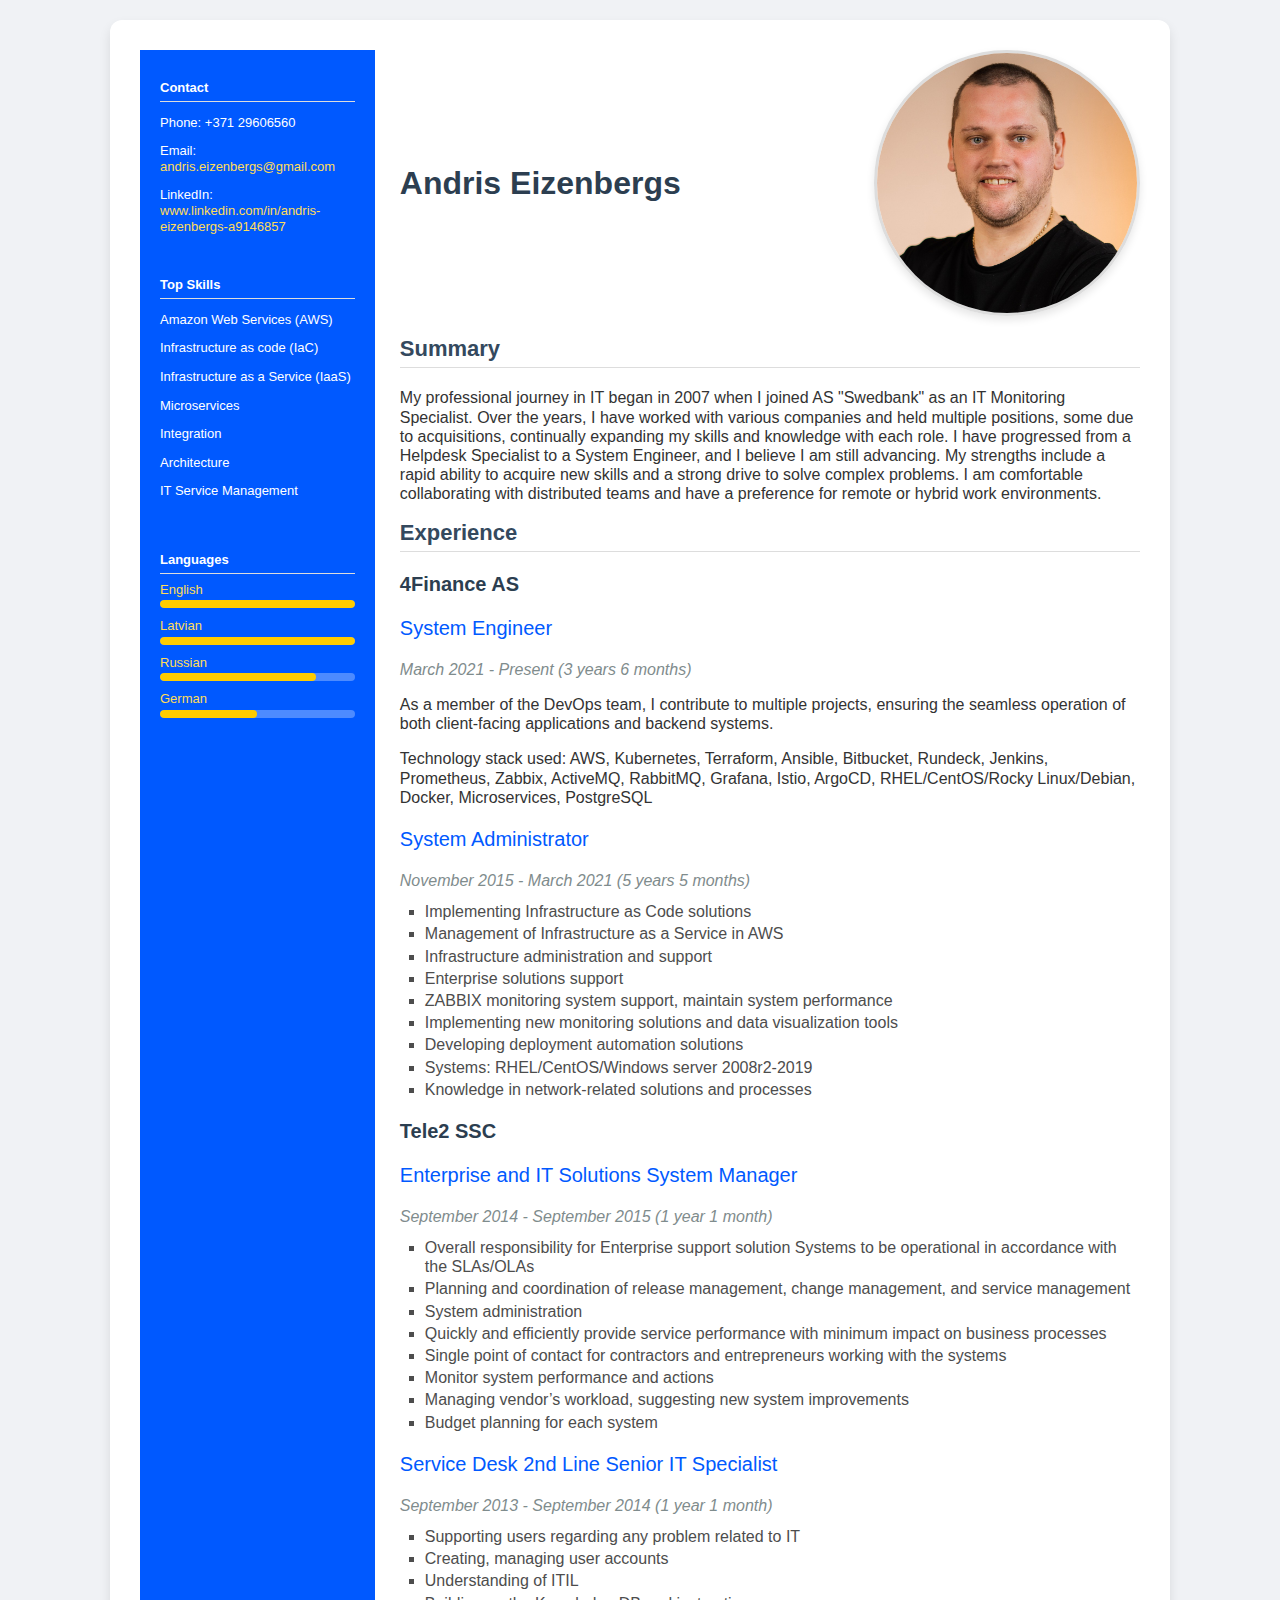
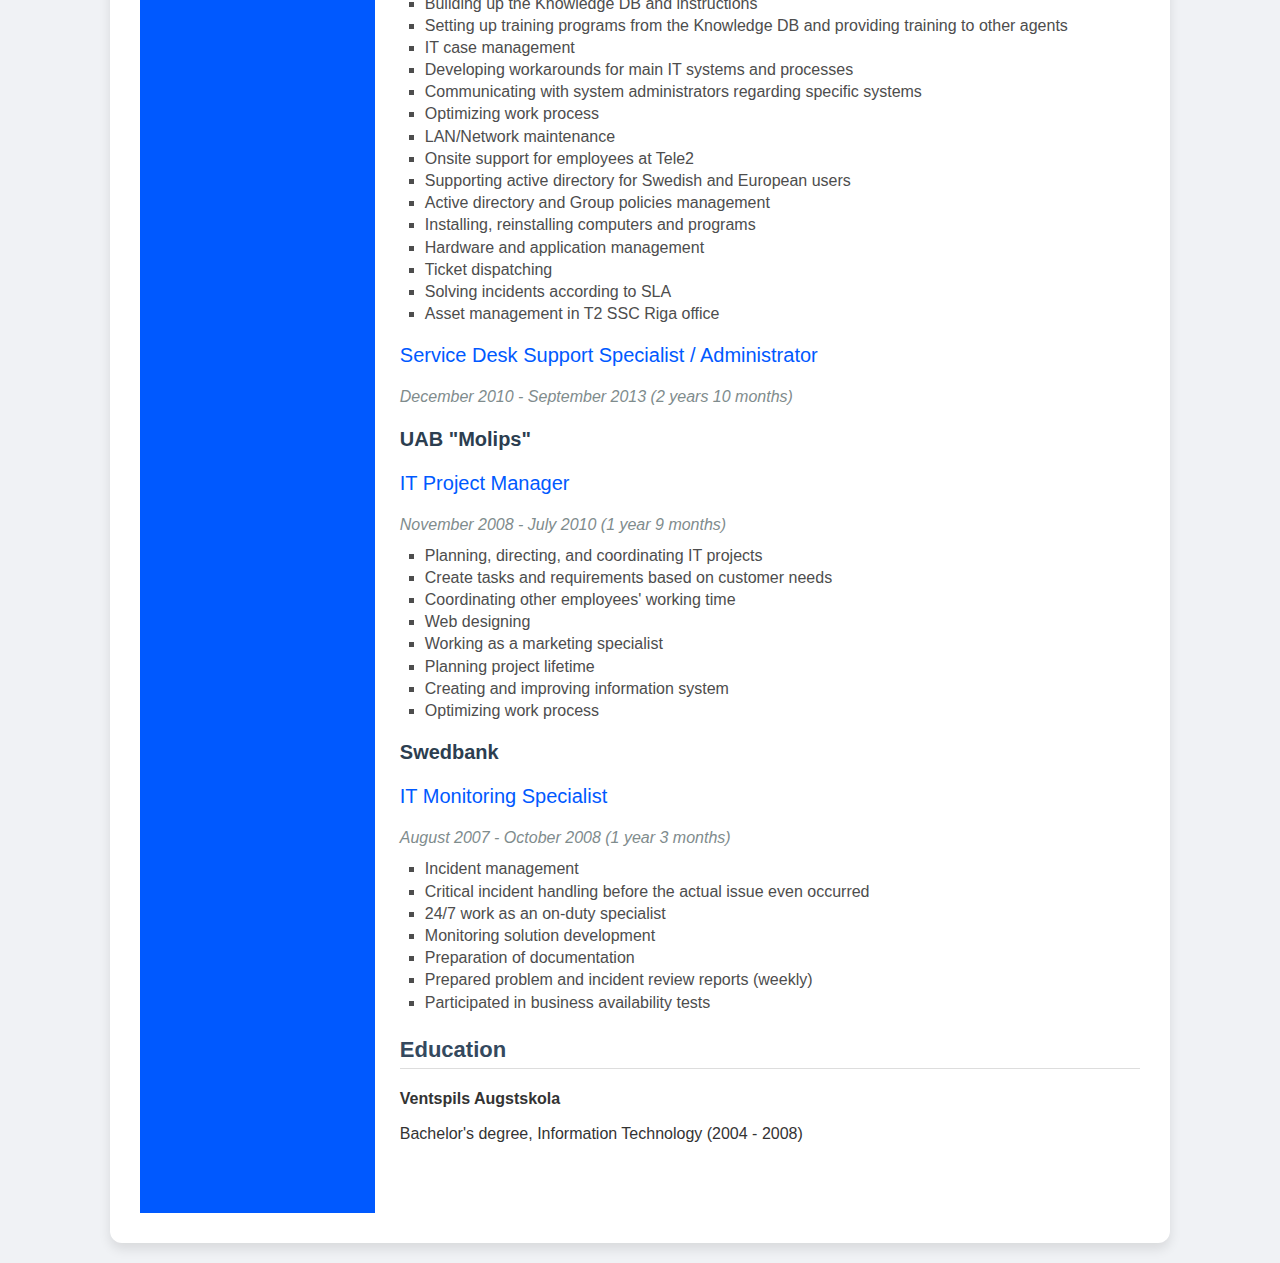
<file: index.html>
<!DOCTYPE html>
<html lang="en">

<head>
    <meta charset="UTF-8">
    <meta name="viewport" content="width=device-width, initial-scale=1.0">
    <title>Andris Eizenbergs - CV</title>
    <link rel="stylesheet" href="style.css">
</head>

<body>

    <div class="container">
        <div class="sidebar">
            <div class="section contact-info">
                <h2>Contact</h2>
				<p>Phone: +371 29606560</p>
                <p>Email: <a href="mailto:andris.eizenbergs@gmail.com">andris.eizenbergs@gmail.com</a></p>
                <p>LinkedIn: <a href="https://www.linkedin.com/in/andris-eizenbergs-a9146857"
                        target="_blank">www.linkedin.com/in/andris-eizenbergs-a9146857</a></p>
            </div>

            <div class="section skills">
                <h2>Top Skills</h2>
				<p>Amazon Web Services (AWS)</p>
                <p>Infrastructure as code (IaC)</p>
				<p>Infrastructure as a Service (IaaS)</p>
				<p>Microservices</p>
				<p>Integration</p>
				<p>Architecture</p>
				<p>IT Service Management</p>
            </div>

			<div class="language-skills">
				<h2>Languages</h2>
				<div class="language">
					<span>English</span>
					<div class="language-bar">
						<div class="bar" style="width: 100%;"></div>
					</div>
				</div>
				<div class="language">
					<span>Latvian</span>
					<div class="language-bar">
						<div class="bar" style="width: 100%;"></div>
					</div>
				</div>
				<div class="language">
					<span>Russian</span>
					<div class="language-bar">
						<div class="bar" style="width: 80%;"></div>
					</div>
				</div>
				<div class="language">
					<span>German</span>
					<div class="language-bar">
						<div class="bar" style="width: 50%;"></div>
					</div>
				</div>
			</div>
        </div>

        <div class="main-content">
			<div class="header">
				<h1>Andris Eizenbergs</h1>
				<img src="profile2.jpg" alt="Profile Photo" class="profile-photo">
			</div>

            <div class="section experience">
                <h2>Summary</h2>
				<p>My professional journey in IT began in 2007 when I joined AS "Swedbank" as an IT Monitoring Specialist. Over the years, I have worked with various companies and held multiple positions,
					some due to acquisitions, continually expanding my skills and knowledge with each role.
					I have progressed from a Helpdesk Specialist to a System Engineer, and I believe I am still advancing.
					My strengths include a rapid ability to acquire new skills and a strong drive to solve complex problems.
					I am comfortable collaborating with distributed teams and have a preference for remote or hybrid work environments.</p>
				<h2>Experience</h2>

                <div class="job">
                    <h3>4Finance AS</h3>
                    <p class="job-title">System Engineer</p>
                    <p class="job-duration">March 2021 - Present (3 years 6 months)</p>
					<p>As a member of the DevOps team, I contribute to multiple projects, ensuring the seamless operation of both client-facing applications and backend systems.</p>
                    <p>Technology stack used: AWS, Kubernetes, Terraform, Ansible, Bitbucket, Rundeck, Jenkins, Prometheus, Zabbix, ActiveMQ, RabbitMQ, Grafana, Istio,
                        ArgoCD, RHEL/CentOS/Rocky Linux/Debian, Docker, Microservices, PostgreSQL</p>

                    <p class="job-title">System Administrator</p>
                    <p class="job-duration">November 2015 - March 2021 (5 years 5 months)</p>
                    <ul>
                        <li>Implementing Infrastructure as Code solutions</li>
                        <li>Management of Infrastructure as a Service in AWS</li>
                        <li>Infrastructure administration and support</li>
                        <li>Enterprise solutions support</li>
                        <li>ZABBIX monitoring system support, maintain system performance</li>
                        <li>Implementing new monitoring solutions and data visualization tools</li>
                        <li>Developing deployment automation solutions</li>
                        <li>Systems: RHEL/CentOS/Windows server 2008r2-2019</li>
                        <li>Knowledge in network-related solutions and processes</li>
                    </ul>
                </div>

                <div class="job">
                    <h3>Tele2 SSC</h3>
                    <p class="job-title">Enterprise and IT Solutions System Manager</p>
                    <p class="job-duration">September 2014 - September 2015 (1 year 1 month)</p>
                    <ul>
                        <li>Overall responsibility for Enterprise support solution Systems to be operational in
                            accordance
                            with the SLAs/OLAs</li>
                        <li>Planning and coordination of release management, change management, and service
                            management</li>
                        <li>System administration</li>
                        <li>Quickly and efficiently provide service performance with minimum impact on business
                            processes</li>
                        <li>Single point of contact for contractors and entrepreneurs working with the systems</li>
                        <li>Monitor system performance and actions</li>
                        <li>Managing vendor’s workload, suggesting new system improvements</li>
                        <li>Budget planning for each system</li>
                    </ul>

                    <p class="job-title">Service Desk 2nd Line Senior IT Specialist</p>
                    <p class="job-duration">September 2013 - September 2014 (1 year 1 month)</p>
                    <ul>
                        <li>Supporting users regarding any problem related to IT</li>
                        <li>Creating, managing user accounts</li>
                        <li>Understanding of ITIL</li>
                        <li>Building up the Knowledge DB and instructions</li>
                        <li>Setting up training programs from the Knowledge DB and providing training to other agents
                        </li>
                        <li>IT case management</li>
                        <li>Developing workarounds for main IT systems and processes</li>
                        <li>Communicating with system administrators regarding specific systems</li>
                        <li>Optimizing work process</li>
                        <li>LAN/Network maintenance</li>
                        <li>Onsite support for employees at Tele2</li>
                        <li>Supporting active directory for Swedish and European users</li>
                        <li>Active directory and Group policies management</li>
                        <li>Installing, reinstalling computers and programs</li>
                        <li>Hardware and application management</li>
                        <li>Ticket dispatching</li>
                        <li>Solving incidents according to SLA</li>
                        <li>Asset management in T2 SSC Riga office</li>
                    </ul>

                    <p class="job-title">Service Desk Support Specialist / Administrator</p>
                    <p class="job-duration">December 2010 - September 2013 (2 years 10 months)</p>
                </div>

                <div class="job">
                    <h3>UAB "Molips"</h3>
                    <p class="job-title">IT Project Manager</p>
                    <p class="job-duration">November 2008 - July 2010 (1 year 9 months)</p>
                    <ul>
                        <li>Planning, directing, and coordinating IT projects</li>
                        <li>Create tasks and requirements based on customer needs</li>
                        <li>Coordinating other employees' working time</li>
                        <li>Web designing</li>
                        <li>Working as a marketing specialist</li>
                        <li>Planning project lifetime</li>
                        <li>Creating and improving information system</li>
                        <li>Optimizing work process</li>
                    </ul>
                </div>

                <div class="job">
                    <h3>Swedbank</h3>
                    <p class="job-title">IT Monitoring Specialist</p>
                    <p class="job-duration">August 2007 - October 2008 (1 year 3 months)</p>
                    <ul>
                        <li>Incident management</li>
                        <li>Critical incident handling before the actual issue even occurred</li>
                        <li>24/7 work as an on-duty specialist</li>
                        <li>Monitoring solution development</li>
                        <li>Preparation of documentation</li>
                        <li>Prepared problem and incident review reports (weekly)</li>
                        <li>Participated in business availability tests</li>
                    </ul>
                </div>
            </div>

            <div class="section education">
                <h2>Education</h2>
                <p><strong>Ventspils Augstskola</strong></p>
                <p>Bachelor's degree, Information Technology (2004 - 2008)</p>
            </div>
			<div id="visit-counter" class="section">
                <p class="page-visit">Page Visits: <span id="visit-count">0</span></p>
            </div>
        </div>
    </div>

	<script>
        // Page visit counter
        if (localStorage.getItem('visitCount')) {
            localStorage.setItem('visitCount', Number(localStorage.getItem('visitCount')) + 1);
        } else {
            localStorage.setItem('visitCount', 1);
        }
        document.getElementById('visit-count').textContent = localStorage.getItem('visitCount');
    </script>
</body>

</html>
</file>
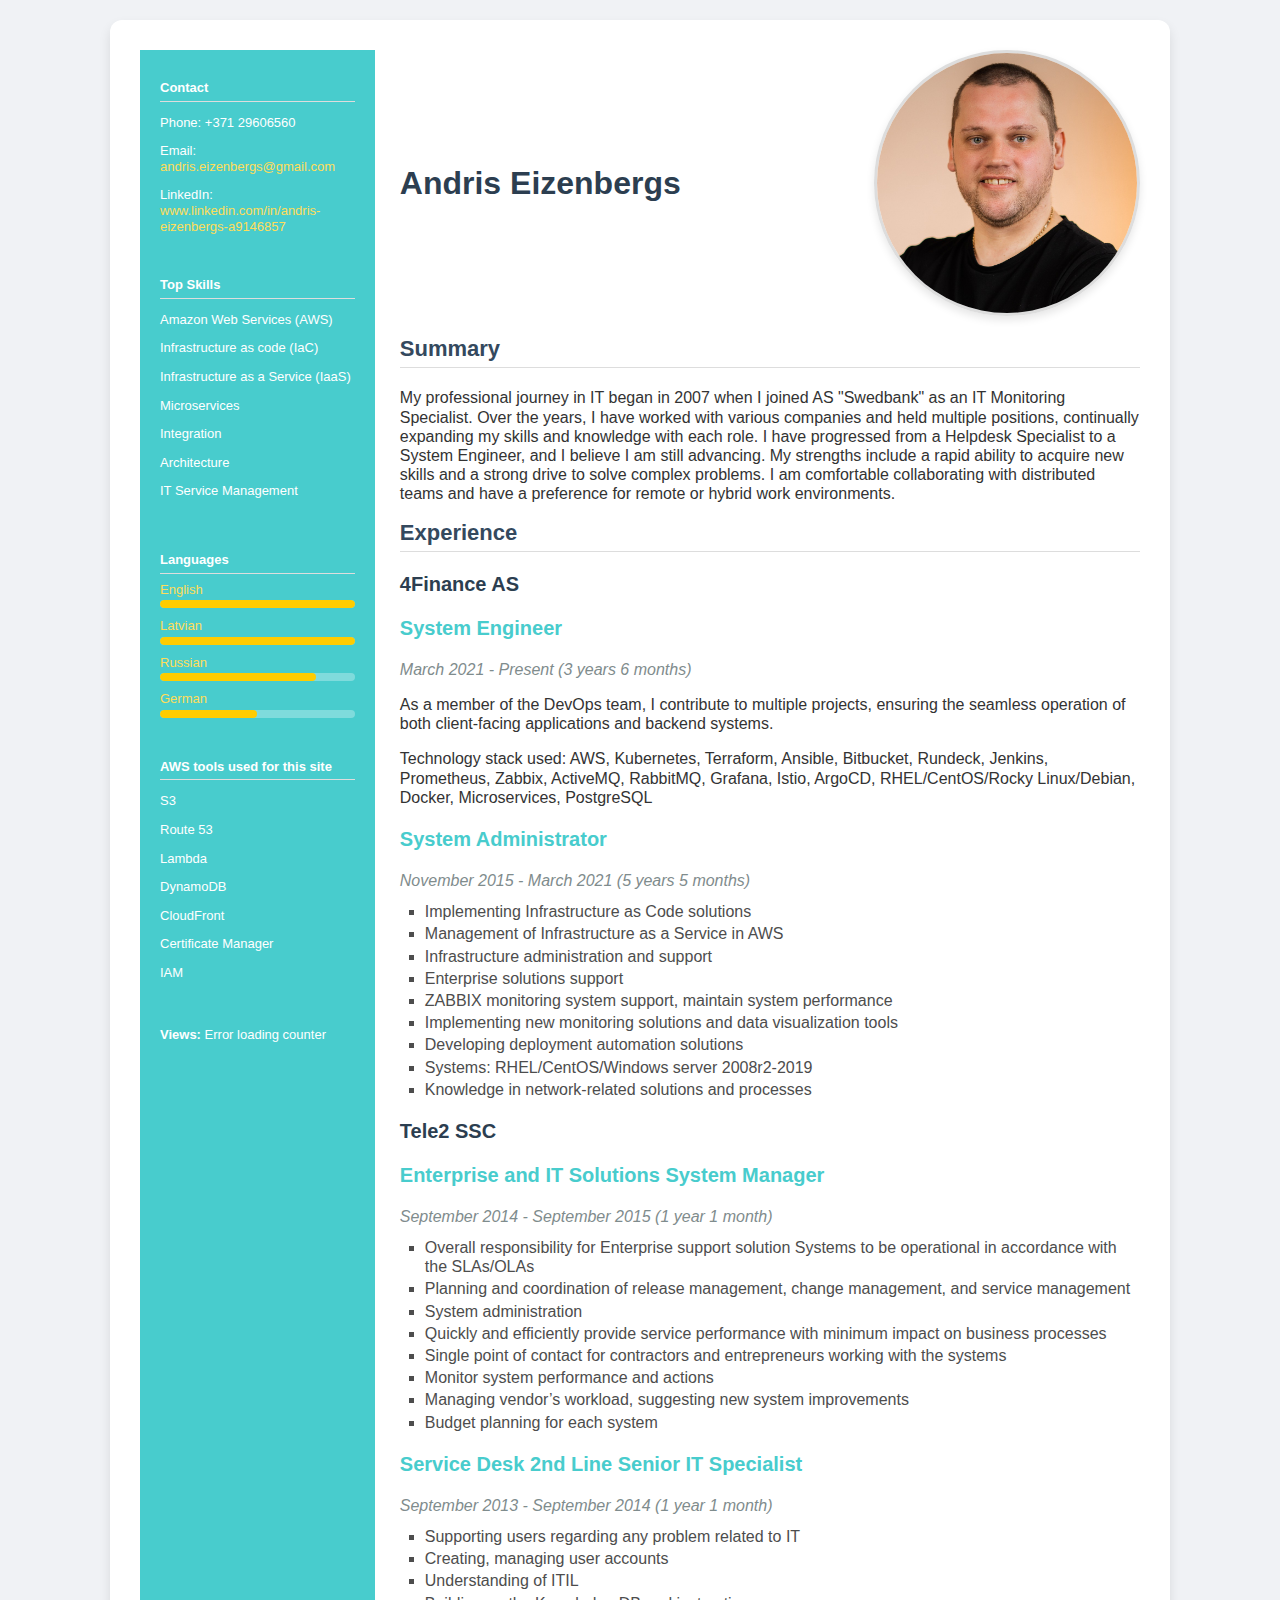
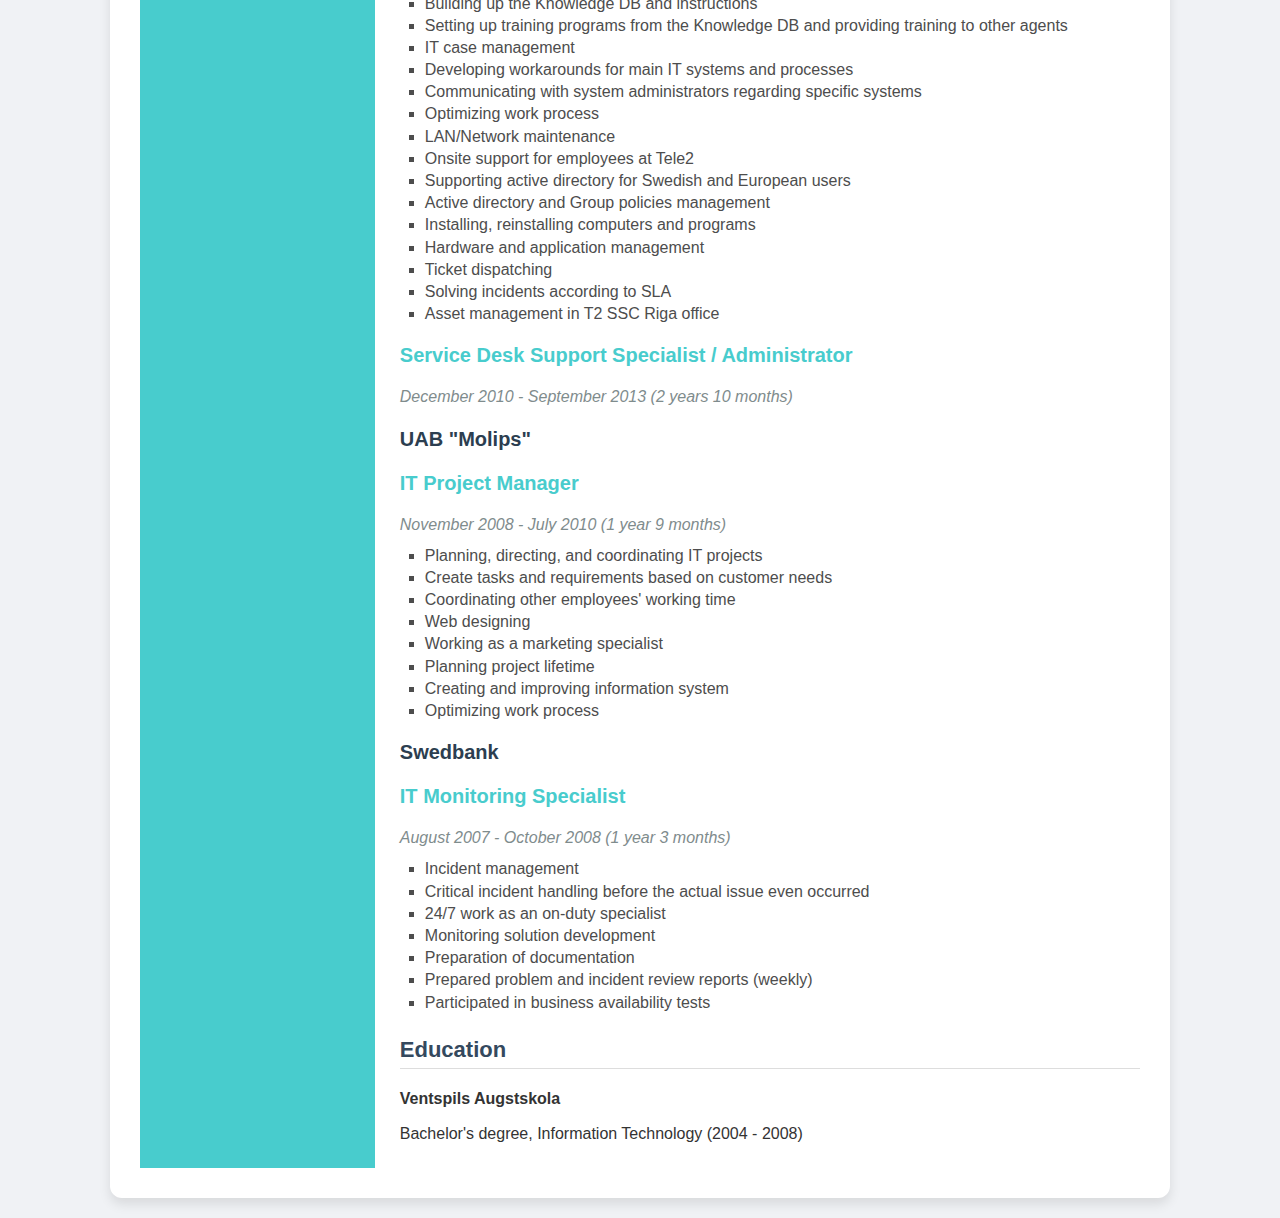
<file: website/index.html>
<!DOCTYPE html>
<html lang="en">

<head>
    <meta charset="UTF-8">
    <meta name="viewport" content="width=device-width, initial-scale=1.0">
    <title>Andris Eizenbergs - CV</title>
    <link rel="stylesheet" href="style.css">
</head>

<body>

    <div class="container">
        <div class="sidebar">
            <div class="section contact-info">
                <h2>Contact</h2>
				<p>Phone: +371 29606560</p>
                <p>Email: <a href="mailto:andris.eizenbergs@gmail.com">andris.eizenbergs@gmail.com</a></p>
                <p>LinkedIn: <a href="https://www.linkedin.com/in/andris-eizenbergs-a9146857"
                        target="_blank">www.linkedin.com/in/andris-eizenbergs-a9146857</a></p>
            </div>

            <div class="section skills">
                <h2>Top Skills</h2>
				<p>Amazon Web Services (AWS)</p>
                <p>Infrastructure as code (IaC)</p>
				<p>Infrastructure as a Service (IaaS)</p>
				<p>Microservices</p>
				<p>Integration</p>
				<p>Architecture</p>
				<p>IT Service Management</p>
            </div>

			<div class="language-skills">
				<h2>Languages</h2>
				<div class="language">
					<span>English</span>
					<div class="language-bar">
						<div class="bar" style="width: 100%;"></div>
					</div>
				</div>
				<div class="language">
					<span>Latvian</span>
					<div class="language-bar">
						<div class="bar" style="width: 100%;"></div>
					</div>
				</div>
				<div class="language">
					<span>Russian</span>
					<div class="language-bar">
						<div class="bar" style="width: 80%;"></div>
					</div>
				</div>
				<div class="language">
					<span>German</span>
					<div class="language-bar">
						<div class="bar" style="width: 50%;"></div>
					</div>
				</div>
			</div>
            <p></p>
            <div class="section skills">
                <h2>AWS tools used for this site</h2>
				<p>S3</p>
                <p>Route 53</p>
				<p>Lambda</p>
				<p>DynamoDB</p>
				<p>CloudFront</p>
				<p>Certificate Manager</p>
				<p>IAM</p>
            </div>

            <div>
                <p><strong>Views: </strong> <span class="counter-number"></span></p>
            </div>
        </div>

        <div class="main-content">
			<div class="header">
				<h1>Andris Eizenbergs</h1>
				<img src="profile2.jpg" alt="Profile Photo" class="profile-photo">
			</div>

            <div class="section experience">
                <h2>Summary</h2>
				<p>My professional journey in IT began in 2007 when I joined AS "Swedbank" as an IT Monitoring Specialist. Over the years, I have worked with various companies and held multiple positions,
                    continually expanding my skills and knowledge with each role.
					I have progressed from a Helpdesk Specialist to a System Engineer, and I believe I am still advancing.
					My strengths include a rapid ability to acquire new skills and a strong drive to solve complex problems.
					I am comfortable collaborating with distributed teams and have a preference for remote or hybrid work environments.</p>
				<h2>Experience</h2>

                <div class="job">
                    <h3>4Finance AS</h3>
                    <p class="job-title">System Engineer</p>
                    <p class="job-duration">March 2021 - Present (3 years 6 months)</p>
					<p>As a member of the DevOps team, I contribute to multiple projects, ensuring the seamless operation of both client-facing applications and backend systems.</p>
                    <p>Technology stack used: AWS, Kubernetes, Terraform, Ansible, Bitbucket, Rundeck, Jenkins, Prometheus, Zabbix, ActiveMQ, RabbitMQ, Grafana, Istio,
                        ArgoCD, RHEL/CentOS/Rocky Linux/Debian, Docker, Microservices, PostgreSQL</p>

                    <p class="job-title">System Administrator</p>
                    <p class="job-duration">November 2015 - March 2021 (5 years 5 months)</p>
                    <ul>
                        <li>Implementing Infrastructure as Code solutions</li>
                        <li>Management of Infrastructure as a Service in AWS</li>
                        <li>Infrastructure administration and support</li>
                        <li>Enterprise solutions support</li>
                        <li>ZABBIX monitoring system support, maintain system performance</li>
                        <li>Implementing new monitoring solutions and data visualization tools</li>
                        <li>Developing deployment automation solutions</li>
                        <li>Systems: RHEL/CentOS/Windows server 2008r2-2019</li>
                        <li>Knowledge in network-related solutions and processes</li>
                    </ul>
                </div>

                <div class="job">
                    <h3>Tele2 SSC</h3>
                    <p class="job-title">Enterprise and IT Solutions System Manager</p>
                    <p class="job-duration">September 2014 - September 2015 (1 year 1 month)</p>
                    <ul>
                        <li>Overall responsibility for Enterprise support solution Systems to be operational in
                            accordance
                            with the SLAs/OLAs</li>
                        <li>Planning and coordination of release management, change management, and service
                            management</li>
                        <li>System administration</li>
                        <li>Quickly and efficiently provide service performance with minimum impact on business
                            processes</li>
                        <li>Single point of contact for contractors and entrepreneurs working with the systems</li>
                        <li>Monitor system performance and actions</li>
                        <li>Managing vendor’s workload, suggesting new system improvements</li>
                        <li>Budget planning for each system</li>
                    </ul>

                    <p class="job-title">Service Desk 2nd Line Senior IT Specialist</p>
                    <p class="job-duration">September 2013 - September 2014 (1 year 1 month)</p>
                    <ul>
                        <li>Supporting users regarding any problem related to IT</li>
                        <li>Creating, managing user accounts</li>
                        <li>Understanding of ITIL</li>
                        <li>Building up the Knowledge DB and instructions</li>
                        <li>Setting up training programs from the Knowledge DB and providing training to other agents
                        </li>
                        <li>IT case management</li>
                        <li>Developing workarounds for main IT systems and processes</li>
                        <li>Communicating with system administrators regarding specific systems</li>
                        <li>Optimizing work process</li>
                        <li>LAN/Network maintenance</li>
                        <li>Onsite support for employees at Tele2</li>
                        <li>Supporting active directory for Swedish and European users</li>
                        <li>Active directory and Group policies management</li>
                        <li>Installing, reinstalling computers and programs</li>
                        <li>Hardware and application management</li>
                        <li>Ticket dispatching</li>
                        <li>Solving incidents according to SLA</li>
                        <li>Asset management in T2 SSC Riga office</li>
                    </ul>

                    <p class="job-title">Service Desk Support Specialist / Administrator</p>
                    <p class="job-duration">December 2010 - September 2013 (2 years 10 months)</p>
                </div>

                <div class="job">
                    <h3>UAB "Molips"</h3>
                    <p class="job-title">IT Project Manager</p>
                    <p class="job-duration">November 2008 - July 2010 (1 year 9 months)</p>
                    <ul>
                        <li>Planning, directing, and coordinating IT projects</li>
                        <li>Create tasks and requirements based on customer needs</li>
                        <li>Coordinating other employees' working time</li>
                        <li>Web designing</li>
                        <li>Working as a marketing specialist</li>
                        <li>Planning project lifetime</li>
                        <li>Creating and improving information system</li>
                        <li>Optimizing work process</li>
                    </ul>
                </div>

                <div class="job">
                    <h3>Swedbank</h3>
                    <p class="job-title">IT Monitoring Specialist</p>
                    <p class="job-duration">August 2007 - October 2008 (1 year 3 months)</p>
                    <ul>
                        <li>Incident management</li>
                        <li>Critical incident handling before the actual issue even occurred</li>
                        <li>24/7 work as an on-duty specialist</li>
                        <li>Monitoring solution development</li>
                        <li>Preparation of documentation</li>
                        <li>Prepared problem and incident review reports (weekly)</li>
                        <li>Participated in business availability tests</li>
                    </ul>
                </div>
            </div>

            <div class="section education">
                <h2>Education</h2>
                <p><strong>Ventspils Augstskola</strong></p>
                <p>Bachelor's degree, Information Technology (2004 - 2008)</p>
            </div>
        </div>
    </div>
    <script src="index.js"></script>
</body>

</html>
</file>
<file: style.css>
/* Global Styles */
body {
  font-family: 'Segoe UI', Tahoma, Geneva, Verdana, sans-serif;
  line-height: 1.2;
  margin: 0;
  padding: 20px;
  background-color: #f0f2f5;
  color: #333;
}

.container {
  display: flex;
  max-width: 1000px;
  margin: auto;
  background: #fff;
  padding: 30px;
  border-radius: 12px;
  box-shadow: 0 6px 12px rgba(0, 0, 0, 0.1);
  transition: box-shadow 0.3s ease-in-out;
}

.container:hover {
  box-shadow: 0 12px 24px rgba(0, 0, 0, 0.2);
}

.sidebar {
  width: 20%; /* Sidebar is 24% of the width */
  background-color: #0059FF; /* Background color */
  color: white; /* Font color */
  display: flex;
  flex-direction: column;
  padding: 20px;
  border-right: none; /* Remove the border-right */
}

.main-content {
  width: 76%; /* Main content is 76% of the width */
  padding-left: 25px;
  position: relative;
}

.header {
  display: flex;
  align-items: center;
  justify-content: space-between;
  margin-bottom: 20px;
}

.header h1 {
  font-size: 32px;
  color: #2c3e50;
  margin: 0;
  font-weight: 700;
}

.profile-photo {
  width: 260px; /* Adjusted size */
  height: 260px;
  border-radius: 60%;
  object-fit: cover;
  border: 3px solid #ddd; /* Border color */
  box-shadow: 0 4px 8px rgba(0, 0, 0, 0.1);
  margin-left: 10px; /* Space between the name and the photo */
}

h2 {
  color: #34495e;
  font-size: 22px;
  margin-top: 10px;
  margin-bottom: 20px;
  border-bottom: 1px solid #ddd;
  padding-bottom: 5px;
}

h3 {
  font-size: 20px;
  color: #2c3e50;
  margin-top: 20px;
  margin-bottom: 10px;
  font-weight: 600;
}

.section {
  margin-bottom: 25px;
}

.sidebar h2 {
  font-size: 13px; /* Smaller font size */
  margin-bottom: 8px;
  font-weight: 700;
  color: white;
}

.sidebar a,
.sidebar p {
  font-size: 13px; /* Smaller font size */
  color: white;
  margin-bottom: 8px;
}

.sidebar a {
  color: #ffdd59; /* Link color */
  text-decoration: none;
  transition: color 0.3s ease;
}

.sidebar a:hover {
  color: #ffcc00; /* Hover effect */
}

p.job-title {
  font-size: 20px;
  font-weight: 500;
  color: #0059FF;
}

p.job-duration {
  font-style: italic;
  color: #7f8c8d;
  margin-bottom: 12px;
}

p.page-visit {
  font-style: italic;
  color: white;
}

ul {
  list-style-type: square;
  padding-left: 25px;
  margin-top: 10px;
}

ul li {
  margin-bottom: 3px;
  color: #4d4d4d;
}

/* Language Skills Bars */
.language-skills {
  margin-top: 10px;
}

.language {
  margin-bottom: 10px;
}

.language span {
  display: block;
  font-size: 13px;
  color: #ffdd59;
  margin-bottom: 3px;
}

.language-bar {
  background: rgba(255, 255, 255, 0.3);
  border-radius: 5px;
  overflow: hidden;
  height: 8px;
}

.language-bar .bar {
  height: 100%;
  background: #ffcc00;
  border-radius: 5px;
}

/* Responsive Design */
@media screen and (max-width: 768px) {
  .container {
      flex-direction: column;
      padding: 20px;
  }

  .sidebar,
  .main-content {
      width: 100%;
      padding: 0;
  }

  .sidebar {
      padding-bottom: 20px;
      margin-bottom: 20px;
      border-bottom: 1px solid #ddd;
  }

  .main-content {
      padding-left: 0;
  }

  .profile-photo {
      width: 140px; /* Adjust for smaller screens */
      height: 140px;
  }
}
</file>
<file: website/style.css>
/* Global Styles */
body {
  font-family: 'Segoe UI', Tahoma, Geneva, Verdana, sans-serif;
  line-height: 1.2;
  margin: 0;
  padding: 20px;
  background-color: #f0f2f5;
  color: #333;
}

.container {
  display: flex;
  max-width: 1000px;
  margin: auto;
  background: #fff;
  padding: 30px;
  border-radius: 12px;
  box-shadow: 0 6px 12px rgba(0, 0, 0, 0.1);
  transition: box-shadow 0.3s ease-in-out;
}

.container:hover {
  box-shadow: 0 12px 24px rgba(0, 0, 0, 0.2);
}

.sidebar {
  width: 20%; /* Sidebar is 24% of the width */
  background-color: #48CCCD; /* Background color */
  color: white; /* Font color */
  display: flex;
  flex-direction: column;
  padding: 20px;
  border-right: none; /* Remove the border-right */
}

.main-content {
  width: 76%; /* Main content is 76% of the width */
  padding-left: 25px;
  position: relative;
}

.header {
  display: flex;
  align-items: center;
  justify-content: space-between;
  margin-bottom: 20px;
}

.header h1 {
  font-size: 32px;
  color: #2c3e50;
  margin: 0;
  font-weight: 700;
}

.profile-photo {
  width: 260px; /* Adjusted size */
  height: 260px;
  border-radius: 60%;
  object-fit: cover;
  border: 3px solid #ddd; /* Border color */
  box-shadow: 0 4px 8px rgba(0, 0, 0, 0.1);
  margin-left: 10px; /* Space between the name and the photo */
}

h2 {
  color: #34495e;
  font-size: 22px;
  margin-top: 10px;
  margin-bottom: 20px;
  border-bottom: 1px solid #ddd;
  padding-bottom: 5px;
}

h3 {
  font-size: 20px;
  color: #2c3e50;
  margin-top: 20px;
  margin-bottom: 10px;
  font-weight: 600;
}

.section {
  margin-bottom: 25px;
}

.sidebar h2 {
  font-size: 13px; /* Smaller font size */
  margin-bottom: 8px;
  font-weight: 700;
  color: white;
}

.sidebar a,
.sidebar p {
  font-size: 13px; /* Smaller font size */
  color: white;
  margin-bottom: 8px;
}

.sidebar a {
  color: #ffdd59; /* Link color */
  text-decoration: none;
  transition: color 0.3s ease;
}

.sidebar a:hover {
  color: #ffcc00; /* Hover effect */
}

p.job-title {
  font-size: 20px;
  font-weight: 600;
  color: #48CCCD;
}

p.job-duration {
  font-style: italic;
  color: #7f8c8d;
  margin-bottom: 12px;
}

p.page-visit {
  font-style: italic;
  color: white;
}

ul {
  list-style-type: square;
  padding-left: 25px;
  margin-top: 10px;
}

ul li {
  margin-bottom: 3px;
  color: #4d4d4d;
}

/* Language Skills Bars */
.language-skills {
  margin-top: 10px;
}

.language {
  margin-bottom: 10px;
}

.language span {
  display: block;
  font-size: 13px;
  color: #ffdd59;
  margin-bottom: 3px;
}

.language-bar {
  background: rgba(255, 255, 255, 0.3);
  border-radius: 5px;
  overflow: hidden;
  height: 8px;
}

.language-bar .bar {
  height: 100%;
  background: #ffcc00;
  border-radius: 5px;
}

@media screen and (max-width: 768px) {
  .container {
      padding: 15px;
  }

  .sidebar {
      width: 100%;
      padding: 10px;
      border-right: none;
      border-bottom: 1px solid #ddd;
      margin-bottom: 20px;
  }

  .main-content {
      width: 100%;
      padding: 10px;
  }

  .header {
      flex-direction: column;
      align-items: flex-start;
  }

  .header img.profile-photo {
      width: 120px;
      height: 120px;
      margin: 15px 0 0 0;
  }

  h2, h3 {
      font-size: 18px;
  }

  p.job-title {
      font-size: 16px;
  }

  p.job-duration {
      font-size: 14px;
  }
}

@media screen and (max-width: 480px) {
  body {
      padding: 10px;
  }

  .container {
      padding: 10px;
  }

  .header h1 {
      font-size: 24px;
  }

  .header img.profile-photo {
      width: 100px;
      height: 100px;
  }

  h2 {
      font-size: 16px;
  }

  h3 {
      font-size: 14px;
  }
}
</file>
